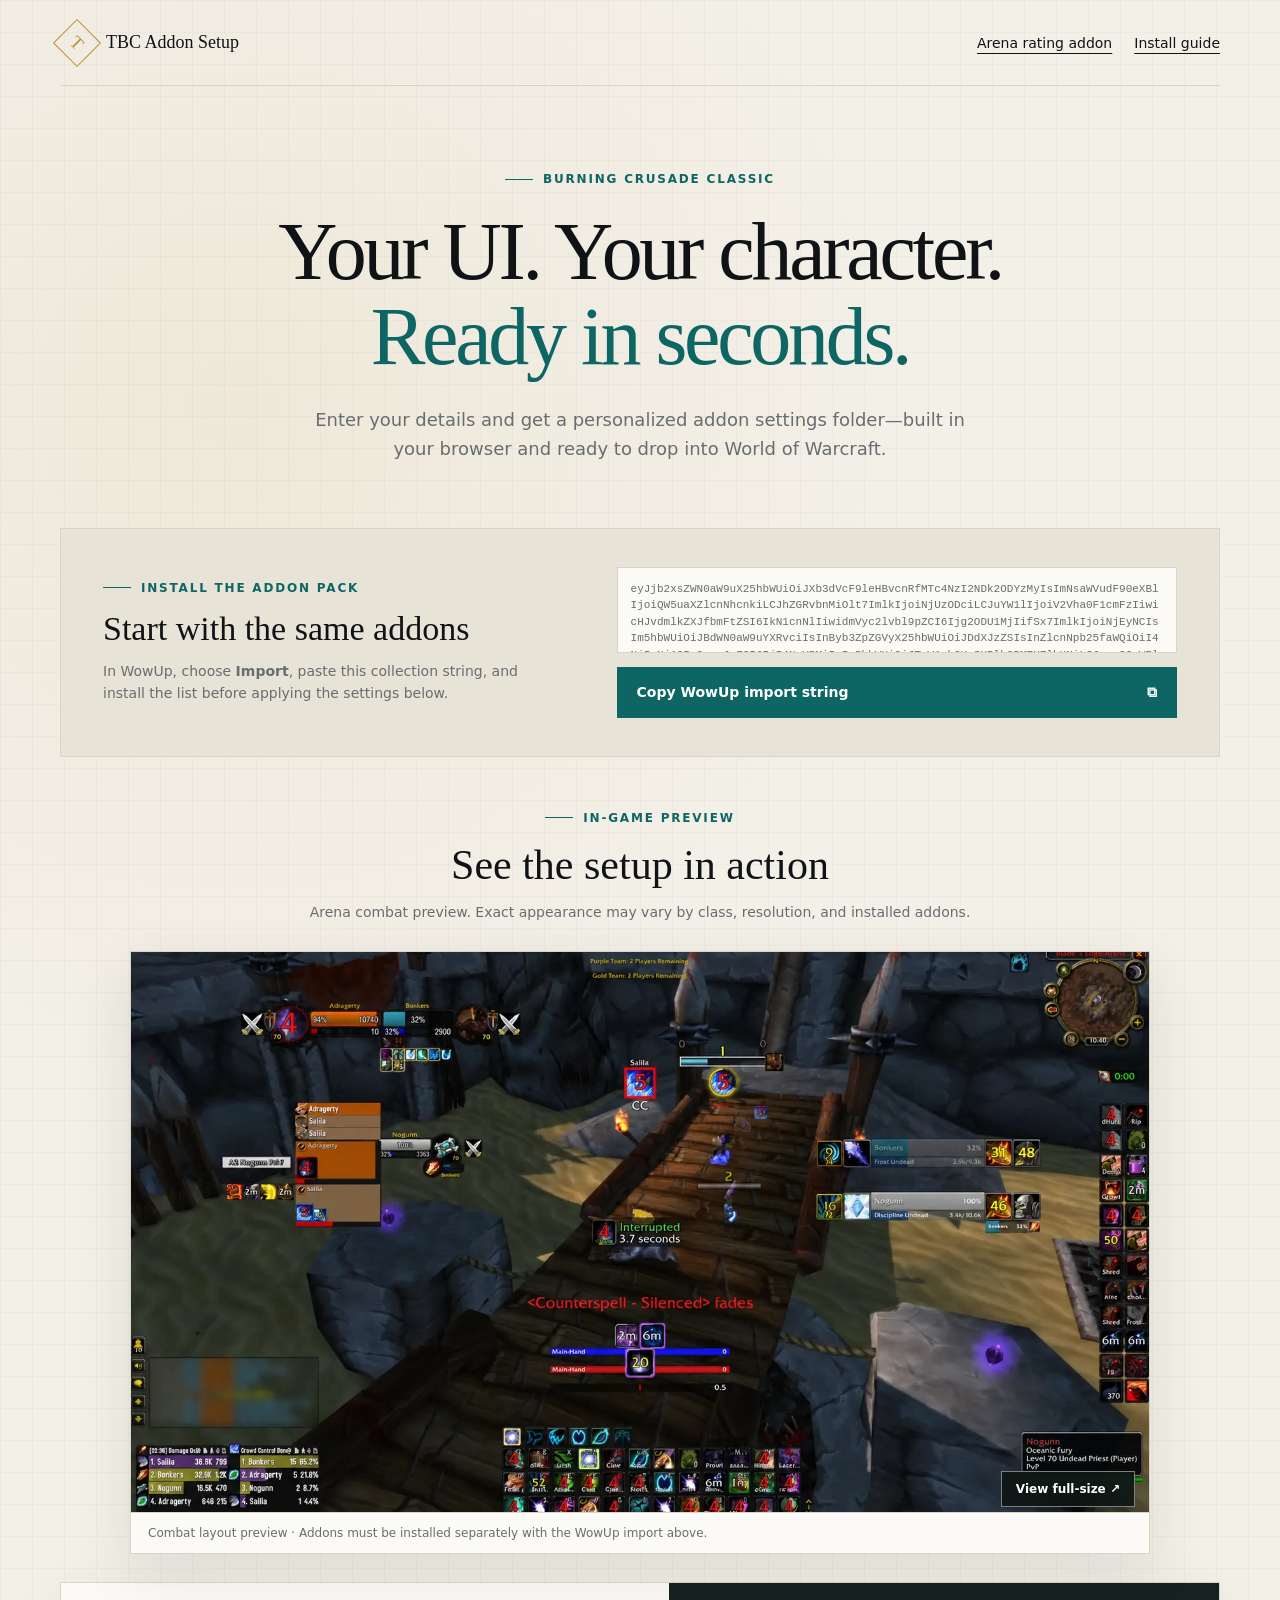
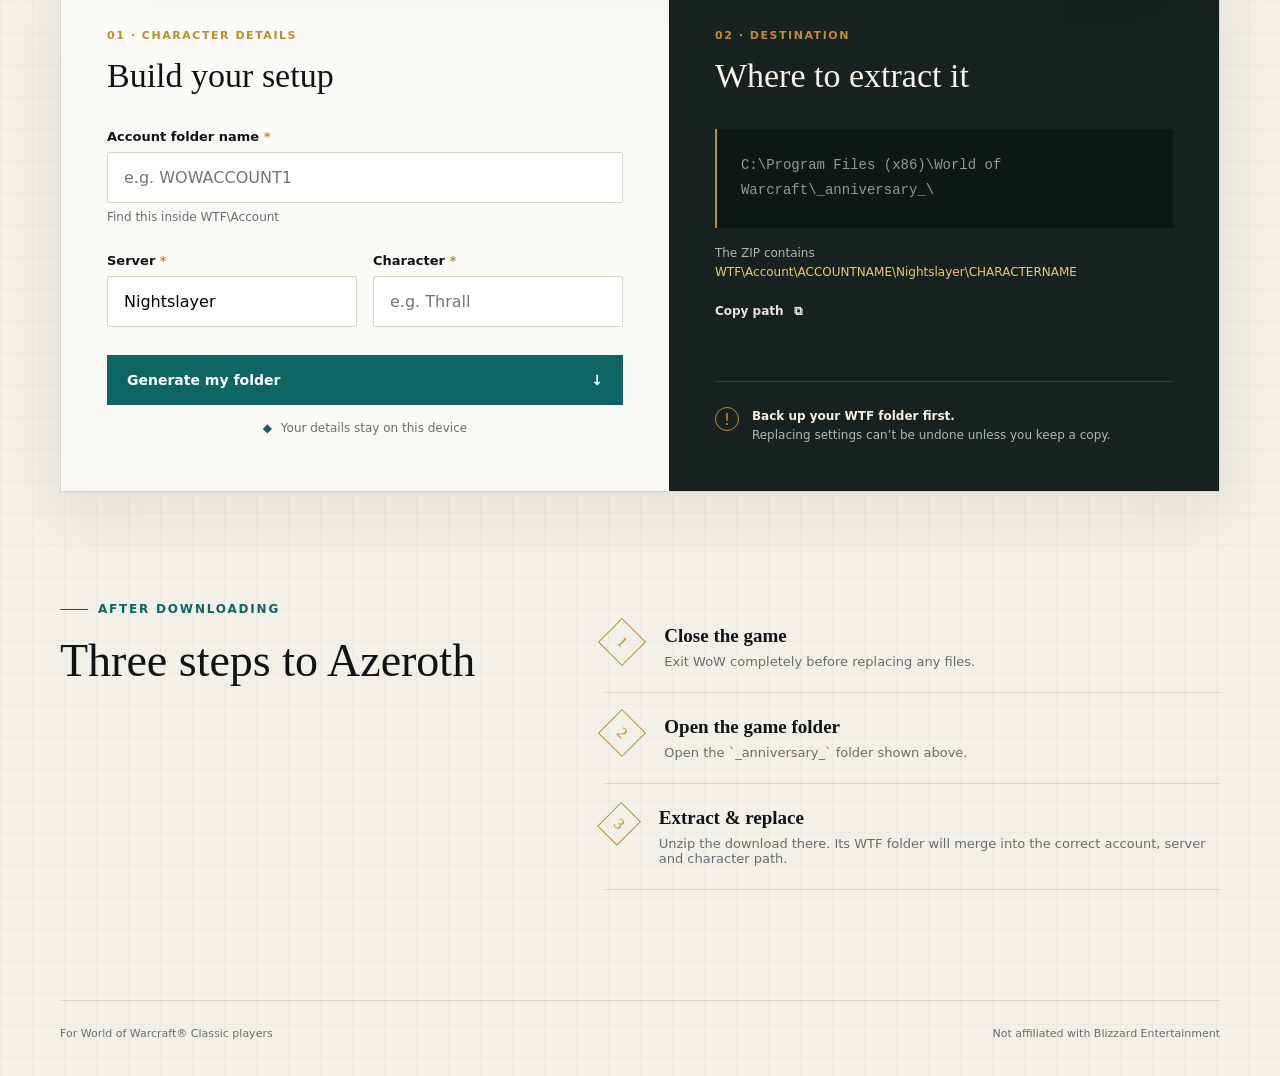
<file: index.html>
<!doctype html>
<html lang="en">
<head>
  <meta charset="UTF-8" />
  <meta name="viewport" content="width=device-width, initial-scale=1.0" />
  <meta name="description" content="Build a ready-to-install Classic WoW TBC addon settings folder." />
  <meta name="referrer" content="no-referrer" />
  <meta http-equiv="Content-Security-Policy" content="default-src 'self'; script-src 'self'; style-src 'self'; img-src 'self' data:; connect-src 'self'; object-src 'none'; base-uri 'self'; form-action 'self'" />
  <title>TBC Addon Setup</title>
  <link rel="stylesheet" href="styles.css" />
</head>
<body>
  <header class="nav shell">
    <a class="brand" href="#top" aria-label="TBC Addon Setup home"><span class="rune">T</span><span>TBC Addon Setup</span></a>
    <div class="nav-actions">
      <a class="nav-link" href="nightslayer-rating/">Arena rating addon</a>
      <a class="nav-link" href="#install">Install guide</a>
    </div>
  </header>

  <main id="top">
    <section class="hero shell">
      <div class="eyebrow"><span></span> Burning Crusade Classic</div>
      <h1>Your UI. Your character.<br><em>Ready in seconds.</em></h1>
      <p class="lede">Enter your details and get a personalized addon settings folder—built in your browser and ready to drop into World of Warcraft.</p>
    </section>


    <section class="addon-import shell" aria-labelledby="addons-title">
      <div class="import-copy">
        <div class="eyebrow"><span></span> Install the addon pack</div>
        <h2 id="addons-title">Start with the same addons</h2>
        <p>In WowUp, choose <strong>Import</strong>, paste this collection string, and install the list before applying the settings below.</p>
      </div>
      <div class="import-box">
        <textarea id="wowup-import" aria-label="WowUp addon collection import string" readonly></textarea>
        <button id="copy-wowup" class="primary" type="button"><span>Copy WowUp import string</span><span aria-hidden="true">⧉</span></button>
      </div>
    </section>

    <section class="ui-preview shell" aria-labelledby="preview-title">
      <div class="preview-heading">
        <div class="eyebrow"><span></span> In-game preview</div>
        <h2 id="preview-title">See the setup in action</h2>
        <p>Arena combat preview. Exact appearance may vary by class, resolution, and installed addons.</p>
      </div>
      <figure>
        <img src="[data-uri]" alt="TBC Classic arena interface showing unit frames, cooldown trackers, action bars, combat alerts, and arena tools" width="1600" height="925" loading="lazy">
        <button id="open-preview" class="preview-expand" type="button">View full-size <span aria-hidden="true">↗</span></button>
        <figcaption>Combat layout preview · Addons must be installed separately with the WowUp import above.</figcaption>
      </figure>
    </section>
      <dialog id="preview-dialog" class="preview-dialog" aria-label="Full-size interface preview">
        <button id="close-preview" type="button" aria-label="Close full-size preview">×</button>
        <div class="dialog-image"></div>
      </dialog>

    <section class="builder shell" aria-labelledby="builder-title">
      <div class="panel form-panel">
        <div class="step-label">01 · Character details</div>
        <h2 id="builder-title">Build your setup</h2>
        <form id="setup-form" novalidate>
          <label for="account">Account folder name <span aria-hidden="true">*</span></label>
          <input id="account" name="account" autocomplete="off" maxlength="64" placeholder="e.g. WOWACCOUNT1" required />
          <p class="hint">Find this inside <code>WTF\Account</code></p>

          <div class="field-row">
            <div>
              <label for="server">Server <span aria-hidden="true">*</span></label>
              <input id="server" name="server" autocomplete="off" maxlength="64" value="Nightslayer" placeholder="e.g. Nightslayer" required />
            </div>
            <div>
              <label for="character">Character <span aria-hidden="true">*</span></label>
              <input id="character" name="character" autocomplete="off" maxlength="64" placeholder="e.g. Thrall" required />
            </div>
          </div>

          <div id="form-error" class="error" role="alert" hidden></div>
          <button class="primary" type="submit"><span>Generate my folder</span><span aria-hidden="true">↓</span></button>
          <p class="privacy"><span>◆</span> Your details stay on this device</p>
        </form>
      </div>

      <aside class="panel path-panel" aria-label="Folder preview">
        <div class="step-label">02 · Destination</div>
        <h2>Where to extract it</h2>
        <div class="path-card"><span class="path-root">C:\Program Files (x86)\World of Warcraft\_anniversary_\</span></div>
        <p class="archive-preview">The ZIP contains <strong>WTF\Account\<span id="path-account">ACCOUNTNAME</span>\<span id="path-server">Nightslayer</span>\<span id="path-character">CHARACTERNAME</span></strong></p>
        <button id="copy-path" class="copy" type="button">Copy path <span aria-hidden="true">⧉</span></button>
        <div class="notice"><span aria-hidden="true">!</span><p><strong>Back up your WTF folder first.</strong><br>Replacing settings can’t be undone unless you keep a copy.</p></div>
      </aside>
    </section>

    <section id="install" class="install shell">
      <div>
        <div class="eyebrow"><span></span> After downloading</div>
        <h2>Three steps to Azeroth</h2>
      </div>
      <ol>
        <li><span>1</span><div><strong>Close the game</strong><p>Exit WoW completely before replacing any files.</p></div></li>
        <li><span>2</span><div><strong>Open the game folder</strong><p>Open the `_anniversary_` folder shown above.</p></div></li>
        <li><span>3</span><div><strong>Extract & replace</strong><p>Unzip the download there. Its WTF folder will merge into the correct account, server and character path.</p></div></li>
      </ol>
    </section>
  </main>

  <footer class="shell"><span>For World of Warcraft® Classic players</span><span>Not affiliated with Blizzard Entertainment</span></footer>
  <script src="template-chunk-1.js"></script>
  <script src="template-chunk-2.js"></script>
  <script src="template-chunk-3.js"></script>
  <script src="template-chunk-4.js"></script>
  <script src="template-chunk-5.js"></script>
  <script src="wowup-data.js"></script>
  <script src="vendor/jszip-3.10.1.min.js"></script>
  <script src="app.js"></script>
</body>
</html>
</file>
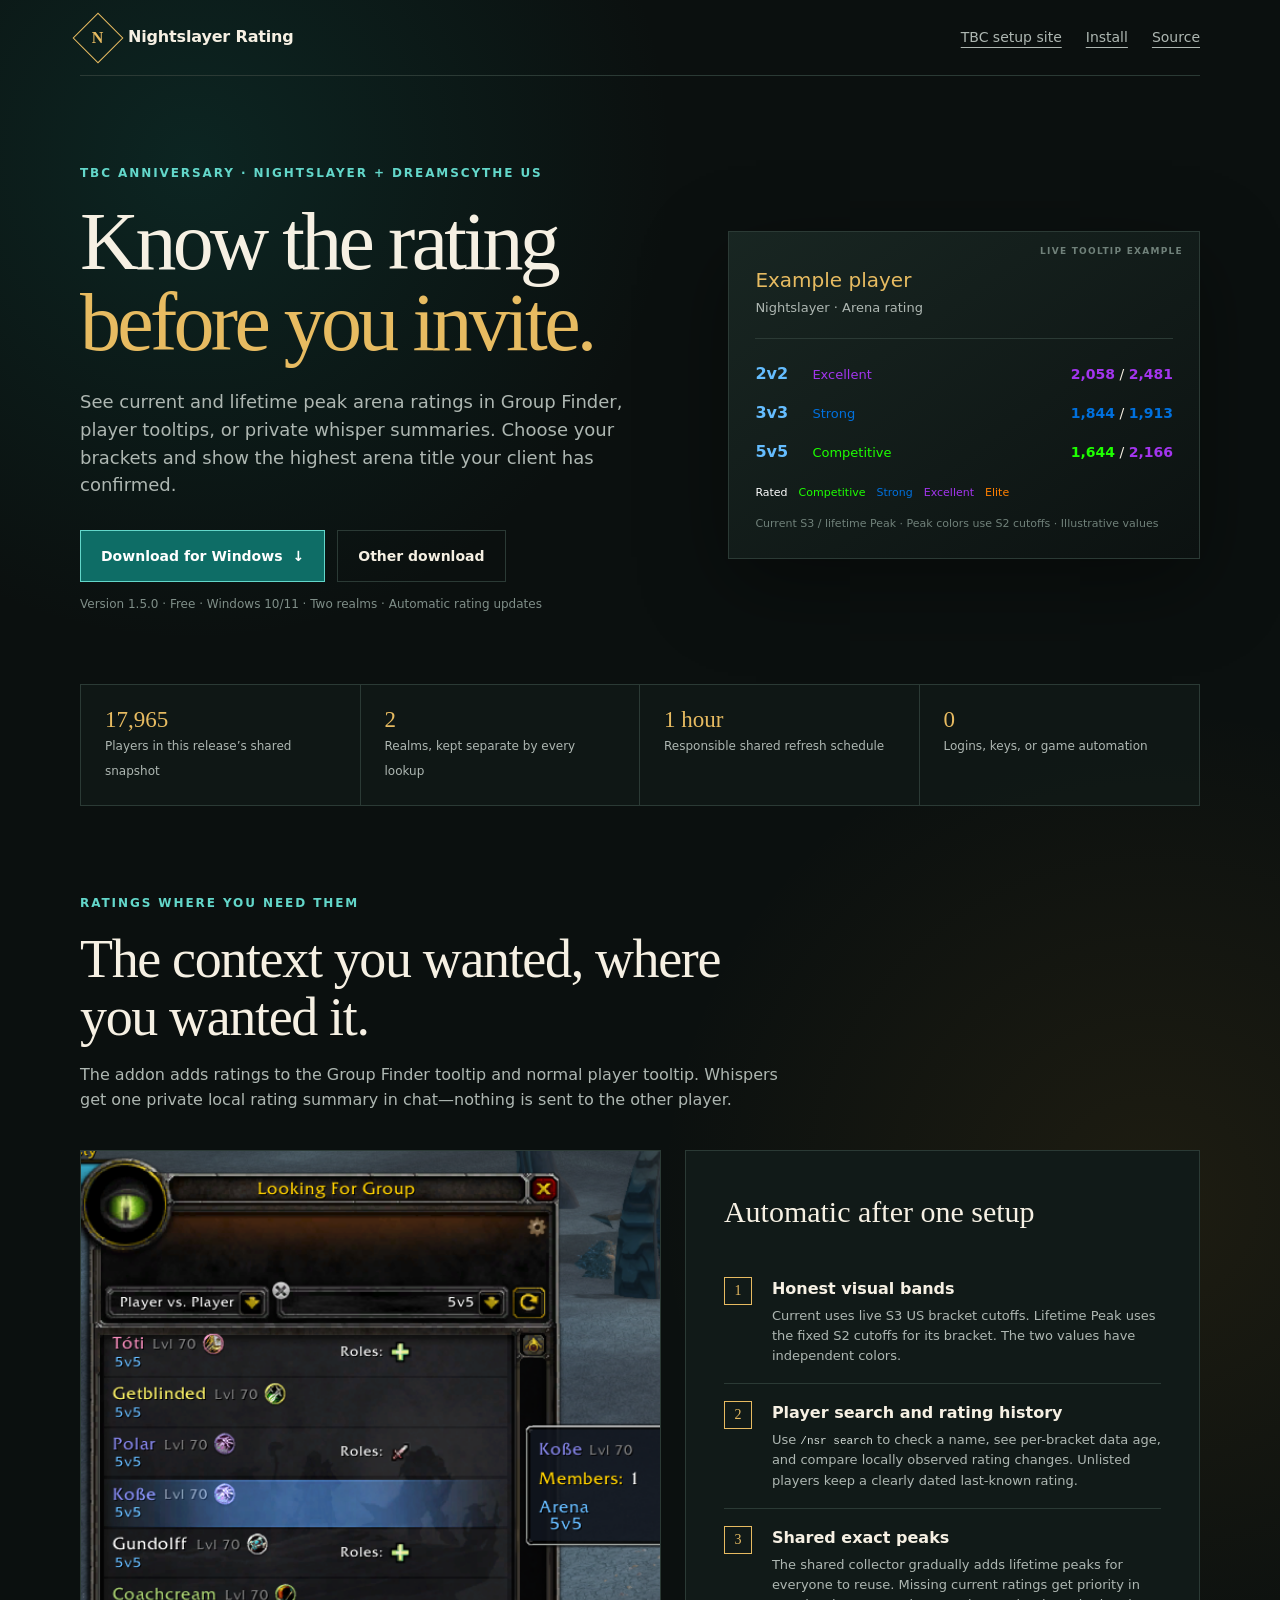
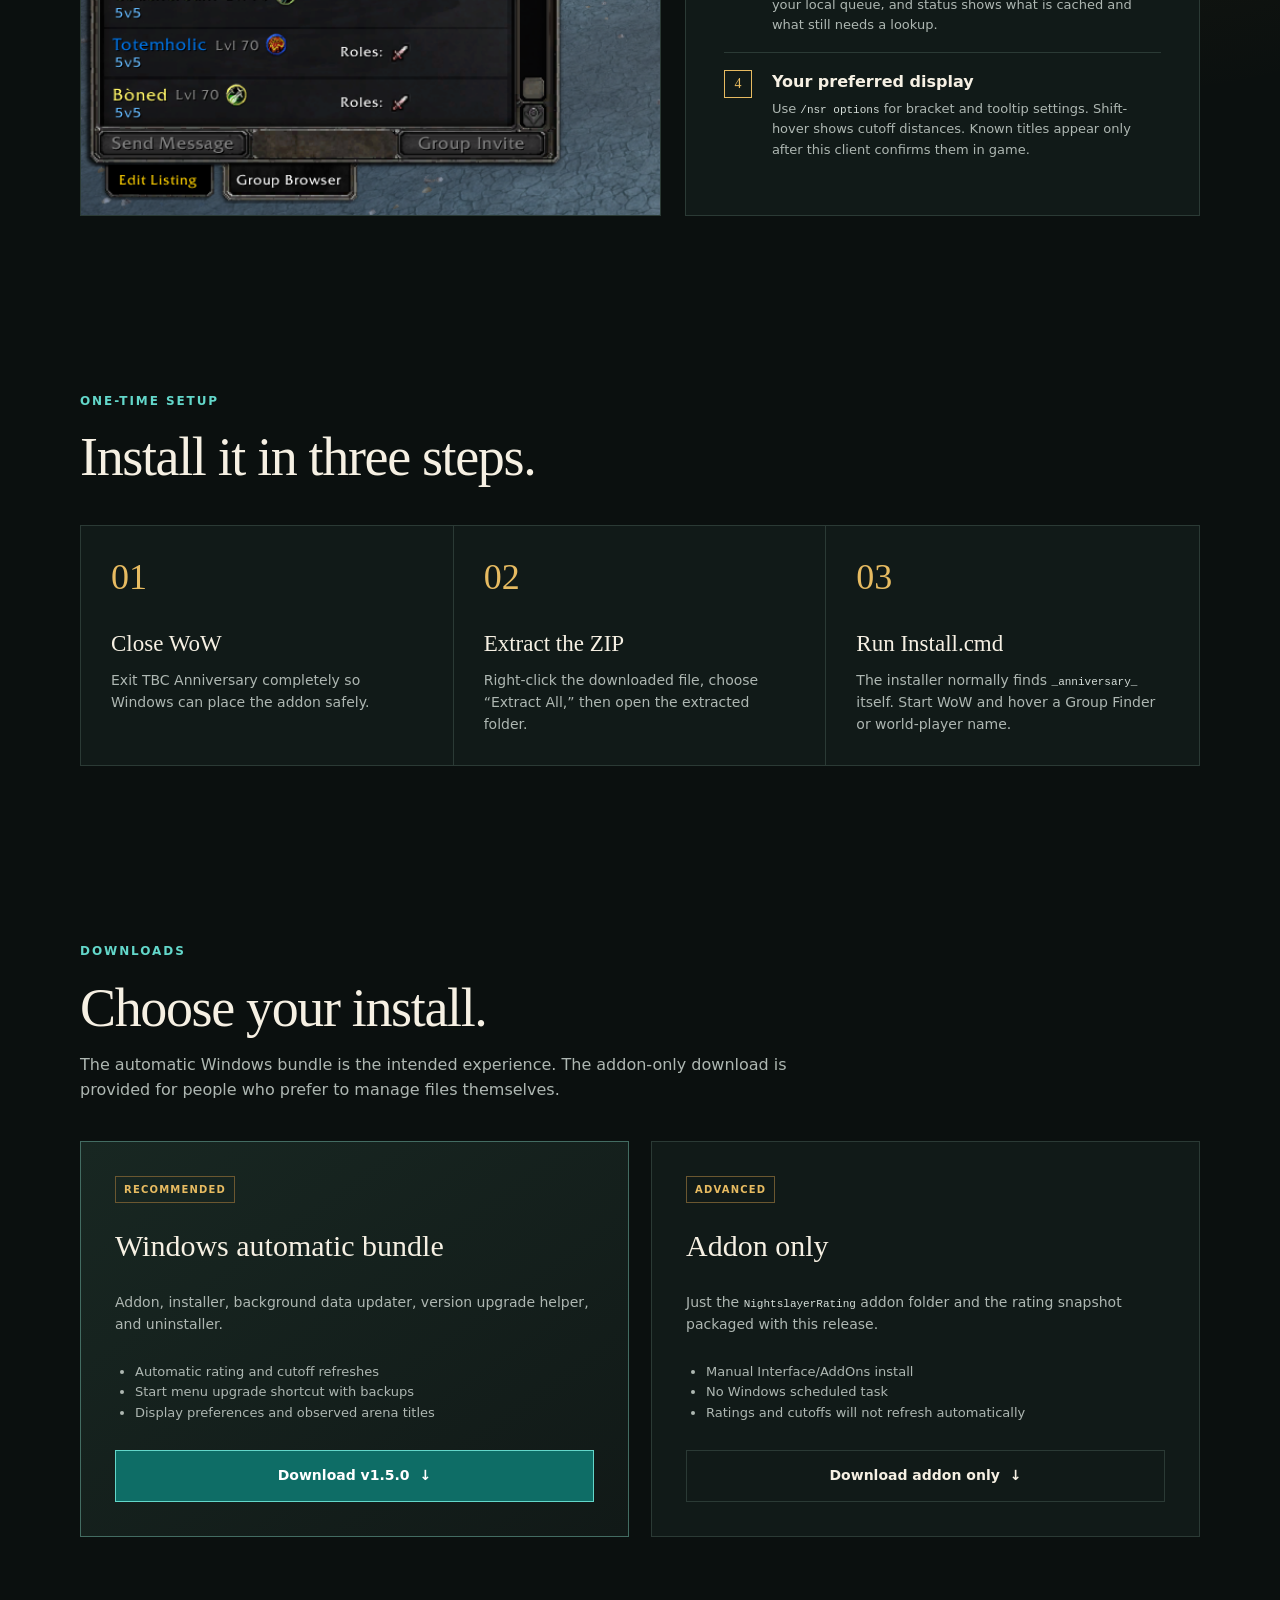
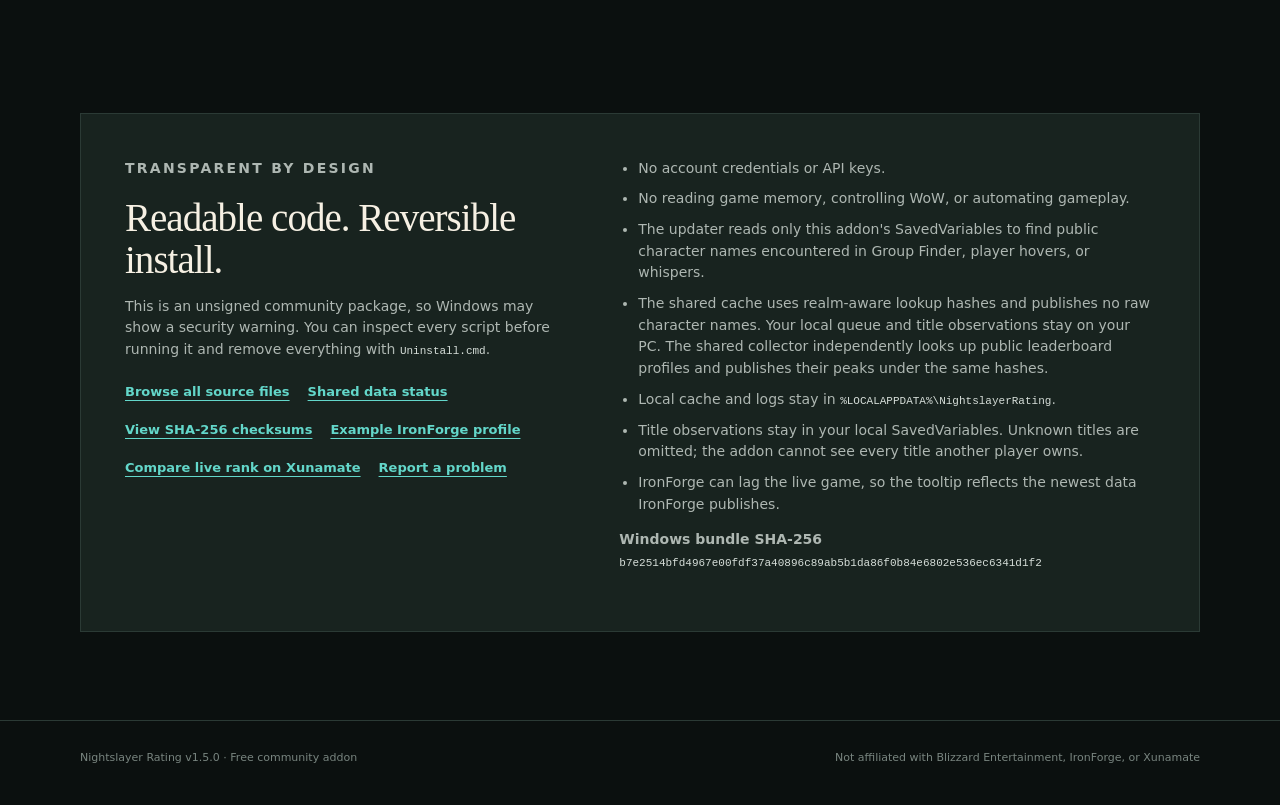
<file: nightslayer-rating/index.html>
<!doctype html>
<html lang="en">
<head>
  <meta charset="utf-8">
  <meta name="viewport" content="width=device-width, initial-scale=1">
  <meta name="description" content="Free TBC Anniversary addon with color-coded current, observed, and exact record arena ratings for Nightslayer and Dreamscythe in Group Finder, player tooltips, and whispers.">
  <meta name="theme-color" content="#101815">
  <meta name="referrer" content="no-referrer">
  <meta http-equiv="Content-Security-Policy" content="default-src 'self'; style-src 'self' 'unsafe-inline'; img-src 'self' data:; object-src 'none'; base-uri 'self'; form-action 'self'">
  <meta property="og:title" content="Nightslayer Rating — TBC Anniversary Addon">
  <meta property="og:description" content="See color-coded current and exact record 2v2, 3v3, and 5v5 ratings for Nightslayer and Dreamscythe in game.">
  <meta property="og:type" content="website">
  <meta property="og:url" content="https://noahbsark.github.io/tbc-addon-setup/nightslayer-rating/">
  <meta property="og:image" content="https://noahbsark.github.io/tbc-addon-setup/nightslayer-rating/group-finder.png">
  <link rel="canonical" href="https://noahbsark.github.io/tbc-addon-setup/nightslayer-rating/">
  <title>Nightslayer Rating — TBC Anniversary Addon</title>
  <style>
    :root {
      color-scheme: dark;
      --ink: #f6f0e3;
      --muted: #aeb7b2;
      --night: #0b100f;
      --panel: #111a18;
      --panel-2: #18231f;
      --line: #2b3a35;
      --teal: #63d7ca;
      --teal-dark: #0e6d66;
      --gold: #e7bb61;
      --blue: #65bdff;
      --green: #81d79d;
      --elite: #ff8000;
      --excellent: #a335ee;
      --strong: #0070dd;
      --competitive: #1eff00;
      --rated: #fff;
      --inactive: #aaa;
      --shadow: 0 26px 80px rgba(0, 0, 0, .38);
    }

    * { box-sizing: border-box; }
    html { scroll-behavior: smooth; }
    body {
      margin: 0;
      color: var(--ink);
      background:
        radial-gradient(circle at 15% 4%, rgba(17, 112, 101, .22), transparent 30rem),
        radial-gradient(circle at 90% 30%, rgba(196, 139, 39, .1), transparent 31rem),
        var(--night);
      font-family: Inter, ui-sans-serif, system-ui, -apple-system, BlinkMacSystemFont, "Segoe UI", sans-serif;
      line-height: 1.55;
    }

    a { color: inherit; }
    img { max-width: 100%; }
    .shell { width: min(1120px, calc(100% - 40px)); margin-inline: auto; }

    .nav {
      min-height: 76px;
      display: flex;
      align-items: center;
      justify-content: space-between;
      gap: 24px;
      border-bottom: 1px solid var(--line);
    }

    .brand {
      display: inline-flex;
      align-items: center;
      gap: 12px;
      text-decoration: none;
      font-weight: 760;
      letter-spacing: -.01em;
    }

    .mark {
      width: 36px;
      height: 36px;
      display: grid;
      place-items: center;
      border: 1px solid var(--gold);
      color: var(--gold);
      transform: rotate(45deg);
      font-family: Georgia, serif;
    }

    .mark span { transform: rotate(-45deg); }
    .nav-links { display: flex; align-items: center; gap: 24px; }
    .nav-links a { color: var(--muted); font-size: 14px; text-underline-offset: 5px; }
    .nav-links a:hover { color: var(--ink); }

    .hero {
      padding: 88px 0 58px;
      display: grid;
      grid-template-columns: 1.1fr .9fr;
      gap: 72px;
      align-items: center;
    }

    .eyebrow {
      margin: 0 0 18px;
      color: var(--teal);
      font-size: 12px;
      font-weight: 800;
      letter-spacing: .16em;
      text-transform: uppercase;
    }

    h1, h2, h3 { font-family: Georgia, "Times New Roman", serif; font-weight: 400; }
    h1 {
      max-width: 760px;
      margin: 0;
      font-size: clamp(48px, 6.4vw, 82px);
      line-height: .99;
      letter-spacing: -.045em;
    }

    h1 em { color: var(--gold); font-style: normal; }
    .lede { max-width: 660px; margin: 25px 0 0; color: var(--muted); font-size: 18px; }
    .actions { display: flex; flex-wrap: wrap; gap: 12px; margin-top: 31px; }

    .button {
      min-height: 52px;
      display: inline-flex;
      align-items: center;
      justify-content: center;
      gap: 10px;
      padding: 0 20px;
      border: 1px solid var(--teal);
      background: var(--teal-dark);
      color: #fff;
      text-decoration: none;
      font-size: 14px;
      font-weight: 780;
      transition: transform .15s ease, background .15s ease;
    }

    .button:hover { transform: translateY(-2px); background: #118078; }
    .button.secondary { border-color: var(--line); background: transparent; color: var(--ink); }
    .button.secondary:hover { background: var(--panel-2); }
    .fine { margin-top: 13px; color: #7f8e88; font-size: 12px; }

    .tooltip-demo {
      position: relative;
      padding: 26px;
      border: 1px solid var(--line);
      background: linear-gradient(145deg, rgba(25, 39, 35, .95), rgba(12, 18, 17, .96));
      box-shadow: var(--shadow);
    }

    .tooltip-demo::before {
      content: "LIVE TOOLTIP EXAMPLE";
      position: absolute;
      right: 16px;
      top: 13px;
      color: #70817a;
      font-size: 9px;
      font-weight: 800;
      letter-spacing: .14em;
    }

    .player { color: var(--gold); font-size: 20px; margin: 7px 0 2px; }
    .realm { color: var(--muted); font-size: 13px; }
    .rule { height: 1px; margin: 20px 0 16px; background: var(--line); }
    .rating-row { display: grid; grid-template-columns: 44px 1fr auto; gap: 13px; padding: 7px 0; align-items: baseline; }
    .bracket { color: var(--blue); font-weight: 800; }
    .label { color: var(--muted); font-size: 13px; }
    .numbers { font-variant-numeric: tabular-nums; font-size: 14px; }
    .numbers b { font-weight: 800; }
    .band-elite { color: var(--elite); }
    .band-excellent { color: var(--excellent); }
    .band-strong { color: var(--strong); }
    .band-competitive { color: var(--competitive); }
    .band-rated { color: var(--rated); }
    .band-inactive { color: var(--inactive); }
    .color-legend { display: flex; flex-wrap: wrap; gap: 5px 11px; margin-top: 12px; font-size: 11px; }
    .source { margin: 14px 0 0; color: #70817a; font-size: 11px; }

    .trust-strip {
      display: grid;
      grid-template-columns: repeat(4, 1fr);
      border: 1px solid var(--line);
      background: rgba(17, 26, 24, .74);
    }

    .trust-strip div { padding: 22px 24px; border-right: 1px solid var(--line); }
    .trust-strip div:last-child { border-right: 0; }
    .trust-strip strong { display: block; color: var(--gold); font: 23px Georgia, serif; }
    .trust-strip span { color: var(--muted); font-size: 12px; }

    section { padding: 88px 0; }
    .section-head { max-width: 720px; margin-bottom: 38px; }
    h2 { margin: 0; font-size: clamp(37px, 5vw, 54px); line-height: 1.08; letter-spacing: -.025em; }
    .section-head p:last-child { color: var(--muted); font-size: 16px; }

    .showcase { display: grid; grid-template-columns: 1.06fr .94fr; gap: 24px; align-items: stretch; }
    .shot, .feature-card { border: 1px solid var(--line); background: var(--panel); }
    .shot { margin: 0; overflow: hidden; }
    .shot img { width: 100%; height: 100%; min-height: 410px; display: block; object-fit: cover; object-position: left center; }
    .feature-card { padding: 38px; }
    .feature-card h3 { margin: 0 0 24px; font-size: 30px; }
    .feature { display: grid; grid-template-columns: 34px 1fr; gap: 14px; padding: 17px 0; border-top: 1px solid var(--line); }
    .feature:first-of-type { border-top: 0; }
    .feature b { width: 28px; height: 28px; display: grid; place-items: center; border: 1px solid var(--gold); color: var(--gold); font: 14px Georgia, serif; }
    .feature strong { display: block; margin-bottom: 4px; }
    .feature p { margin: 0; color: var(--muted); font-size: 13px; }

    .steps { display: grid; grid-template-columns: repeat(3, 1fr); border: 1px solid var(--line); }
    .step { min-height: 230px; padding: 30px; border-right: 1px solid var(--line); background: var(--panel); }
    .step:last-child { border-right: 0; }
    .step-number { color: var(--gold); font: 36px Georgia, serif; }
    .step h3 { margin: 28px 0 9px; font-size: 23px; }
    .step p { margin: 0; color: var(--muted); font-size: 14px; }

    .downloads { display: grid; grid-template-columns: 1fr 1fr; gap: 22px; }
    .download-card { display: flex; flex-direction: column; padding: 34px; border: 1px solid var(--line); background: var(--panel); }
    .download-card.recommended { border-color: #436c62; background: linear-gradient(145deg, #182722, #111917); }
    .tag { align-self: flex-start; padding: 5px 8px; color: var(--gold); border: 1px solid #6b5730; font-size: 10px; font-weight: 800; letter-spacing: .12em; }
    .download-card h3 { margin: 20px 0 8px; font-size: 30px; }
    .download-card p { color: var(--muted); font-size: 14px; }
    .download-card ul { margin: 13px 0 27px; padding-left: 20px; color: var(--muted); font-size: 13px; }
    .download-card .button { margin-top: auto; }

    .safety {
      display: grid;
      grid-template-columns: .9fr 1.1fr;
      gap: 56px;
      padding: 44px;
      border: 1px solid var(--line);
      background: var(--panel-2);
    }

    .safety h2 { font-size: 39px; }
    .safety p, .safety li { color: var(--muted); font-size: 14px; }
    .safety ul { margin: 0; padding-left: 19px; }
    .safety li + li { margin-top: 9px; }
    code { overflow-wrap: anywhere; color: #d6ded9; font: 11px/1.6 ui-monospace, SFMono-Regular, Consolas, monospace; }
    .source-links { display: flex; flex-wrap: wrap; gap: 18px; margin-top: 21px; }
    .source-links a { color: var(--teal); font-size: 13px; font-weight: 700; text-underline-offset: 4px; }

    footer { padding: 28px 0 40px; border-top: 1px solid var(--line); color: #78847f; font-size: 11px; }
    .footer-row { display: flex; justify-content: space-between; gap: 24px; }

    @media (max-width: 850px) {
      .hero, .showcase, .safety { grid-template-columns: 1fr; }
      .hero { gap: 44px; padding-top: 64px; }
      .trust-strip { grid-template-columns: 1fr 1fr; }
      .trust-strip div:nth-child(2) { border-right: 0; }
      .trust-strip div:nth-child(-n+2) { border-bottom: 1px solid var(--line); }
      .steps { grid-template-columns: 1fr; }
      .step { min-height: 0; border-right: 0; border-bottom: 1px solid var(--line); }
      .step:last-child { border-bottom: 0; }
      .downloads { grid-template-columns: 1fr; }
    }

    @media (max-width: 570px) {
      .shell { width: min(100% - 26px, 1120px); }
      .nav { min-height: 66px; }
      .nav-links a:first-child { display: none; }
      .hero { padding: 50px 0 42px; }
      h1 { font-size: 47px; }
      section { padding: 64px 0; }
      .trust-strip { grid-template-columns: 1fr; }
      .trust-strip div { border-right: 0; border-bottom: 1px solid var(--line); }
      .trust-strip div:last-child { border-bottom: 0; }
      .shot img { min-height: 290px; }
      .feature-card, .download-card, .safety { padding: 25px; }
      .tooltip-demo { padding: 23px 18px; }
      .rating-row { grid-template-columns: 38px 1fr; }
      .numbers { grid-column: 2; }
      .footer-row { flex-direction: column; }
    }
  </style>
</head>
<body>
  <header class="nav shell">
    <a class="brand" href="#top" aria-label="Nightslayer Rating home"><span class="mark"><span>N</span></span><span>Nightslayer Rating</span></a>
    <nav class="nav-links" aria-label="Page links">
      <a href="../">TBC setup site</a>
      <a href="#install">Install</a>
      <a href="https://github.com/noahbsark/tbc-addon-setup/tree/main/nightslayer-rating/source">Source</a>
    </nav>
  </header>

  <main id="top">
    <div class="hero shell">
      <div>
        <p class="eyebrow">TBC Anniversary · Nightslayer + Dreamscythe US</p>
        <h1>Know the rating <em>before you invite.</em></h1>
        <p class="lede">See current and lifetime peak arena ratings in Group Finder, player tooltips, or private whisper summaries. Choose your brackets and show the highest arena title your client has confirmed.</p>
        <div class="actions">
          <a class="button" href="downloads/NightslayerRating-1.5.0-Windows.zip" download>Download for Windows <span aria-hidden="true">↓</span></a>
          <a class="button secondary" href="#downloads">Other download</a>
        </div>
        <p class="fine">Version 1.5.0 · Free · Windows 10/11 · Two realms · Automatic rating updates</p>
      </div>

      <aside class="tooltip-demo" aria-label="Illustrative season rating tooltip">
        <div class="player">Example player</div>
        <div class="realm">Nightslayer · Arena rating</div>
        <div class="rule"></div>
        <div class="rating-row"><span class="bracket">2v2</span><span class="label band-excellent">Excellent</span><span class="numbers"><b class="band-excellent">2,058</b> / <b class="band-excellent">2,481</b></span></div>
        <div class="rating-row"><span class="bracket">3v3</span><span class="label band-strong">Strong</span><span class="numbers"><b class="band-strong">1,844</b> / <b class="band-strong">1,913</b></span></div>
        <div class="rating-row"><span class="bracket">5v5</span><span class="label band-competitive">Competitive</span><span class="numbers"><b class="band-competitive">1,644</b> / <b class="band-excellent">2,166</b></span></div>
        <div class="color-legend" aria-label="Rating color legend"><span class="band-rated">Rated</span><span class="band-competitive">Competitive</span><span class="band-strong">Strong</span><span class="band-excellent">Excellent</span><span class="band-elite">Elite</span></div>
        <p class="source">Current S3 / lifetime Peak · Peak colors use S2 cutoffs · Illustrative values</p>
      </aside>
    </div>

    <div class="trust-strip shell" aria-label="Addon facts">
      <div><strong>17,965</strong><span>Players in this release’s shared snapshot</span></div>
      <div><strong>2</strong><span>Realms, kept separate by every lookup</span></div>
      <div><strong>1 hour</strong><span>Responsible shared refresh schedule</span></div>
      <div><strong>0</strong><span>Logins, keys, or game automation</span></div>
    </div>

    <section class="shell" aria-labelledby="how-title">
      <div class="section-head">
        <p class="eyebrow">Ratings where you need them</p>
        <h2 id="how-title">The context you wanted, where you wanted it.</h2>
        <p>The addon adds ratings to the Group Finder tooltip and normal player tooltip. Whispers get one private local rating summary in chat—nothing is sent to the other player.</p>
      </div>

      <div class="showcase">
        <figure class="shot">
          <img src="group-finder.png" alt="Blizzard's TBC Anniversary Group Finder with a player tooltip open" width="702" height="632">
        </figure>
        <div class="feature-card">
          <h3>Automatic after one setup</h3>
          <div class="feature"><b>1</b><div><strong>Honest visual bands</strong><p>Current uses live S3 US bracket cutoffs. Lifetime Peak uses the fixed S2 cutoffs for its bracket. The two values have independent colors.</p></div></div>
          <div class="feature"><b>2</b><div><strong>Player search and rating history</strong><p>Use <code>/nsr search</code> to check a name, see per-bracket data age, and compare locally observed rating changes. Unlisted players keep a clearly dated last-known rating.</p></div></div>
          <div class="feature"><b>3</b><div><strong>Shared exact peaks</strong><p>The shared collector gradually adds lifetime peaks for everyone to reuse. Missing current ratings get priority in your local queue, and status shows what is cached and what still needs a lookup.</p></div></div>
          <div class="feature"><b>4</b><div><strong>Your preferred display</strong><p>Use <code>/nsr options</code> for bracket and tooltip settings. Shift-hover shows cutoff distances. Known titles appear only after this client confirms them in game.</p></div></div>
        </div>
      </div>
    </section>

    <section class="shell" id="install" aria-labelledby="install-title">
      <div class="section-head">
        <p class="eyebrow">One-time setup</p>
        <h2 id="install-title">Install it in three steps.</h2>
      </div>
      <div class="steps">
        <div class="step"><span class="step-number">01</span><h3>Close WoW</h3><p>Exit TBC Anniversary completely so Windows can place the addon safely.</p></div>
        <div class="step"><span class="step-number">02</span><h3>Extract the ZIP</h3><p>Right-click the downloaded file, choose “Extract All,” then open the extracted folder.</p></div>
        <div class="step"><span class="step-number">03</span><h3>Run Install.cmd</h3><p>The installer normally finds <code>_anniversary_</code> itself. Start WoW and hover a Group Finder or world-player name.</p></div>
      </div>
    </section>

    <section class="shell" id="downloads" aria-labelledby="download-title">
      <div class="section-head">
        <p class="eyebrow">Downloads</p>
        <h2 id="download-title">Choose your install.</h2>
        <p>The automatic Windows bundle is the intended experience. The addon-only download is provided for people who prefer to manage files themselves.</p>
      </div>

      <div class="downloads">
        <article class="download-card recommended">
          <span class="tag">RECOMMENDED</span>
          <h3>Windows automatic bundle</h3>
          <p>Addon, installer, background data updater, version upgrade helper, and uninstaller.</p>
          <ul><li>Automatic rating and cutoff refreshes</li><li>Start menu upgrade shortcut with backups</li><li>Display preferences and observed arena titles</li></ul>
          <a class="button" href="downloads/NightslayerRating-1.5.0-Windows.zip" download>Download v1.5.0 <span aria-hidden="true">↓</span></a>
        </article>

        <article class="download-card">
          <span class="tag">ADVANCED</span>
          <h3>Addon only</h3>
          <p>Just the <code>NightslayerRating</code> addon folder and the rating snapshot packaged with this release.</p>
          <ul><li>Manual Interface/AddOns install</li><li>No Windows scheduled task</li><li>Ratings and cutoffs will not refresh automatically</li></ul>
          <a class="button secondary" href="downloads/NightslayerRating-1.5.0-AddonOnly.zip" download>Download addon only <span aria-hidden="true">↓</span></a>
        </article>
      </div>
    </section>

    <section class="shell">
      <div class="safety">
        <div>
          <p class="eyebrow">Transparent by design</p>
          <h2>Readable code. Reversible install.</h2>
          <p>This is an unsigned community package, so Windows may show a security warning. You can inspect every script before running it and remove everything with <code>Uninstall.cmd</code>.</p>
          <div class="source-links">
            <a href="https://github.com/noahbsark/tbc-addon-setup/tree/main/nightslayer-rating/source">Browse all source files</a>
            <a href="https://github.com/noahbsark/tbc-addon-setup/releases/tag/ratings-data">Shared data status</a>
            <a href="checksums.txt">View SHA-256 checksums</a>
            <a href="https://ironforge.pro/anniversary/player/Nightslayer/Reefey/">Example IronForge profile</a>
            <a href="https://anniversary.xunamate.gg/character/us/nightslayer/reefey">Compare live rank on Xunamate</a>
            <a href="https://github.com/noahbsark/tbc-addon-setup/issues">Report a problem</a>
          </div>
        </div>
        <div>
          <ul>
            <li>No account credentials or API keys.</li>
            <li>No reading game memory, controlling WoW, or automating gameplay.</li>
            <li>The updater reads only this addon's SavedVariables to find public character names encountered in Group Finder, player hovers, or whispers.</li>
            <li>The shared cache uses realm-aware lookup hashes and publishes no raw character names. Your local queue and title observations stay on your PC. The shared collector independently looks up public leaderboard profiles and publishes their peaks under the same hashes.</li>
            <li>Local cache and logs stay in <code>%LOCALAPPDATA%\NightslayerRating</code>.</li>
            <li>Title observations stay in your local SavedVariables. Unknown titles are omitted; the addon cannot see every title another player owns.</li>
            <li>IronForge can lag the live game, so the tooltip reflects the newest data IronForge publishes.</li>
          </ul>
          <p><strong>Windows bundle SHA-256</strong><br><code>b7e2514bfd4967e00fdf37a40896c89ab5b1da86f0b84e6802e536ec6341d1f2</code></p>
        </div>
      </div>
    </section>
  </main>

  <footer>
    <div class="footer-row shell">
      <span>Nightslayer Rating v1.5.0 · Free community addon</span>
      <span>Not affiliated with Blizzard Entertainment, IronForge, or Xunamate</span>
    </div>
  </footer>
</body>
</html>
</file>
<file: styles.css>
:root{--ink:#101316;--muted:#686d70;--paper:#f3f0e8;--card:#fbfaf6;--line:#d9d4c8;--teal:#0d6663;--gold:#bd8e31;--serif:Georgia,"Times New Roman",serif;--sans:Inter,ui-sans-serif,system-ui,-apple-system,BlinkMacSystemFont,"Segoe UI",sans-serif}*{box-sizing:border-box}html{scroll-behavior:smooth}body{margin:0;background:var(--paper);color:var(--ink);font-family:var(--sans);background-image:radial-gradient(circle at 18% 15%,rgba(189,142,49,.08),transparent 28%),linear-gradient(rgba(16,19,22,.025) 1px,transparent 1px),linear-gradient(90deg,rgba(16,19,22,.025) 1px,transparent 1px);background-size:auto,32px 32px,32px 32px}.shell{width:min(1160px,calc(100% - 40px));margin-inline:auto}.nav{height:86px;display:flex;align-items:center;justify-content:space-between;border-bottom:1px solid var(--line)}.nav-actions{display:flex;align-items:center;gap:22px}.brand{display:flex;align-items:center;gap:12px;color:var(--ink);text-decoration:none;font-family:var(--serif);font-size:18px}.rune{display:grid;place-items:center;width:34px;height:34px;border:1px solid var(--gold);color:var(--gold);transform:rotate(45deg);font-family:var(--serif)}.rune::first-letter{transform:rotate(-45deg)}.brand .rune{line-height:1}.nav-link{color:var(--ink);text-underline-offset:5px;font-size:14px}.hero{text-align:center;padding:86px 0 64px}.eyebrow{display:flex;align-items:center;gap:10px;justify-content:center;color:var(--teal);text-transform:uppercase;letter-spacing:.15em;font-weight:700;font-size:12px}.eyebrow span{width:28px;height:1px;background:var(--teal)}h1,h2{font-family:var(--serif);font-weight:400;margin:0}h1{font-size:clamp(45px,7vw,82px);line-height:1.04;letter-spacing:-.04em;margin-top:23px}h1 em{color:var(--teal);font-style:normal}.lede{color:var(--muted);font-size:18px;line-height:1.65;max-width:670px;margin:25px auto 0}.builder{display:grid;grid-template-columns:1.05fr .95fr;border:1px solid var(--line);box-shadow:0 18px 55px rgba(34,30,20,.08)}.panel{padding:46px;background:var(--card)}.path-panel{background:#17211f;color:#f8f4e9}.step-label{text-transform:uppercase;letter-spacing:.14em;color:var(--gold);font-size:11px;font-weight:700;margin-bottom:15px}.panel h2{font-size:34px;margin-bottom:34px}label{display:block;font-size:13px;font-weight:700;margin:22px 0 8px}label span{color:var(--gold)}input{width:100%;border:1px solid var(--line);background:#fff;padding:15px 16px;font:inherit;border-radius:2px;outline:none}input:focus{border-color:var(--teal);box-shadow:0 0 0 3px rgba(13,102,99,.1)}.hint{font-size:12px;color:var(--muted);margin:7px 0}.hint code{font-family:inherit}.field-row{display:grid;grid-template-columns:1fr 1fr;gap:16px}.primary{width:100%;display:flex;justify-content:space-between;margin-top:28px;border:0;background:var(--teal);color:white;padding:17px 20px;font:700 14px var(--sans);cursor:pointer}.primary:hover{background:#09524f}.primary:disabled{opacity:.6;cursor:wait}.privacy{text-align:center;color:var(--muted);font-size:12px;margin:16px 0 0}.privacy span{color:var(--teal);margin-right:5px}.error{margin-top:16px;color:#9e291e;font-size:13px}.path-card{padding:24px;background:#0e1715;border-left:2px solid var(--gold);font:14px/1.8 ui-monospace,SFMono-Regular,Consolas,monospace;overflow-wrap:anywhere;color:#8f9996}.path-card strong{display:inline;color:#f0c56d;font-weight:500}.archive-preview{color:#aeb7b4;font-size:12px;line-height:1.6;margin:16px 0 0}.archive-preview strong{color:#f0c56d;font-weight:500;overflow-wrap:anywhere}.copy{margin-top:14px;background:transparent;color:#e8e3d8;border:0;padding:8px 0;cursor:pointer;font:600 12px var(--sans)}.copy span{margin-left:6px}.notice{display:flex;gap:13px;border-top:1px solid #34403e;margin-top:55px;padding-top:25px;color:#aeb7b4}.notice>span{display:grid;place-items:center;border:1px solid var(--gold);color:var(--gold);width:24px;height:24px;border-radius:50%;flex:0 0 auto}.notice p{font-size:12px;line-height:1.6;margin:0}.notice strong{color:#f5efe2}.install{padding:110px 0;display:grid;grid-template-columns:1fr 1.35fr;gap:90px;align-items:start}.install .eyebrow{justify-content:start}.install h2{font-size:46px;margin-top:18px}.install ol{list-style:none;margin:0;padding:0}.install li{display:flex;gap:20px;padding:23px 0;border-bottom:1px solid var(--line)}.install li>span{display:grid;place-items:center;width:34px;height:34px;border:1px solid var(--gold);color:var(--gold);font:16px var(--serif);transform:rotate(45deg)}.install li div{padding-left:5px}.install strong{font-family:var(--serif);font-size:19px}.install p{color:var(--muted);font-size:13px;margin:7px 0 0}footer{border-top:1px solid var(--line);padding:26px 0 36px;display:flex;justify-content:space-between;color:var(--muted);font-size:11px}.addon-import{display:grid;grid-template-columns:.9fr 1.1fr;gap:55px;align-items:center;background:#e8e3d7;border:1px solid var(--line);padding:38px 42px;margin-bottom:28px}.addon-import .eyebrow{justify-content:flex-start}.addon-import h2{font-size:34px;margin:15px 0 12px}.addon-import p{color:var(--muted);font-size:14px;line-height:1.6;margin:0}.import-box textarea{width:100%;height:86px;resize:none;border:1px solid var(--line);background:var(--card);padding:13px;font:11px/1.5 ui-monospace,SFMono-Regular,Consolas,monospace;color:var(--muted)}.import-box .primary{margin-top:10px}.toast{position:fixed;right:24px;bottom:24px;background:#101816;color:white;padding:13px 18px;box-shadow:0 10px 30px #0003;font-size:13px}@media(max-width:780px){.nav{height:70px}.hero{padding:65px 0 45px}.builder{grid-template-columns:1fr}.panel{padding:32px 24px}.path-panel{min-height:390px}.field-row{grid-template-columns:1fr}.install{grid-template-columns:1fr;gap:35px;padding:75px 0}.install h2{font-size:38px}footer{flex-direction:column;gap:8px}.path-card{font-size:12px}.nav-link{display:none}}@media(max-width:780px){.addon-import{grid-template-columns:1fr;gap:24px;padding:30px 24px}}
.ui-preview{margin-bottom:28px}.preview-heading{text-align:center;max-width:700px;margin:0 auto 28px}.preview-heading h2{font-size:42px;margin:16px 0 12px}.preview-heading p{color:var(--muted);font-size:14px;line-height:1.6;margin:0}.ui-preview figure{margin:0;border:1px solid var(--line);background:var(--card);box-shadow:0 18px 55px rgba(34,30,20,.1);overflow:hidden}.ui-preview img{display:block;width:100%;height:auto;aspect-ratio:16/9;object-fit:cover}.ui-preview figcaption{padding:13px 17px;color:var(--muted);font-size:12px;border-top:1px solid var(--line)}@media(max-width:780px){.preview-heading h2{font-size:34px}.ui-preview figcaption{line-height:1.5}}
.ui-preview{margin-top:54px}.ui-preview figure{position:relative;max-width:1020px;margin-inline:auto}.ui-preview img{max-height:560px;object-fit:cover;object-position:center}.preview-expand{position:absolute;right:14px;bottom:46px;border:1px solid rgba(255,255,255,.45);background:rgba(14,23,21,.9);color:#fff;padding:10px 14px;font:600 12px var(--sans);cursor:pointer;backdrop-filter:blur(6px)}.preview-expand:hover{background:var(--teal)}.preview-dialog{width:min(94vw,1800px);max-width:none;padding:0;border:0;background:#0e1715;box-shadow:0 30px 90px #0008}.preview-dialog::backdrop{background:rgba(5,8,8,.88);backdrop-filter:blur(5px)}.preview-dialog .dialog-image img{display:block;width:100%;height:auto}.preview-dialog>button{position:absolute;z-index:2;right:12px;top:12px;width:42px;height:42px;border:1px solid #ffffff66;background:#101816dd;color:#fff;font:28px/1 var(--sans);cursor:pointer}.preview-dialog>button:hover{background:var(--teal)}body.dialog-open{overflow:hidden}@media(max-width:780px){.ui-preview{margin-top:38px}.ui-preview img{max-height:420px}.preview-expand{right:10px;bottom:52px}}
</file>
